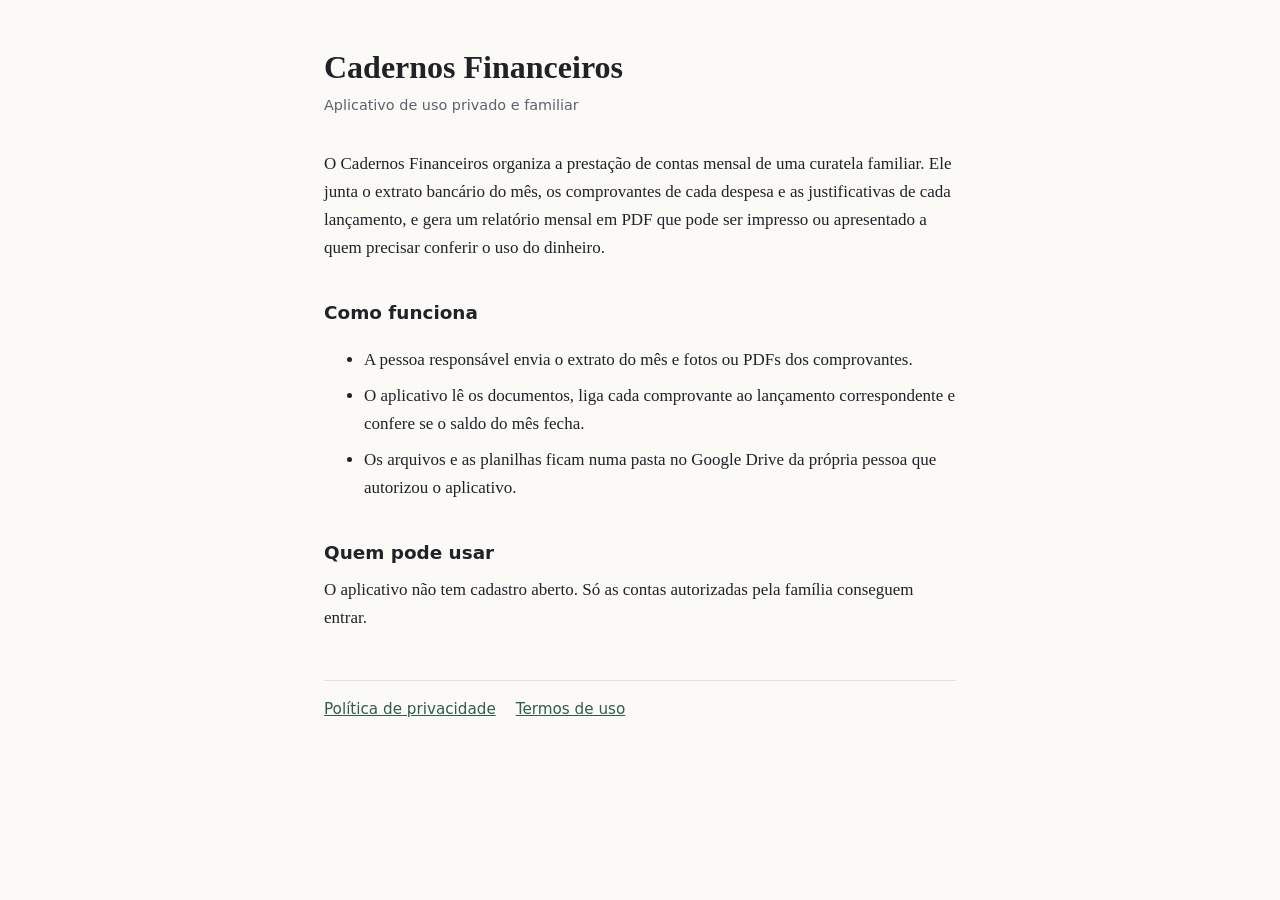
<file: index.html>
<!doctype html>
<html lang="pt-BR">
<head>
<meta charset="utf-8">
<meta name="viewport" content="width=device-width, initial-scale=1">
<title>Cadernos Financeiros</title>
<link rel="stylesheet" href="estilo.css">
</head>
<body>
<main>
<h1>Cadernos Financeiros</h1>
<p class="data">Aplicativo de uso privado e familiar</p>

<p>O Cadernos Financeiros organiza a prestação de contas mensal de uma curatela familiar.
Ele junta o extrato bancário do mês, os comprovantes de cada despesa e as justificativas
de cada lançamento, e gera um relatório mensal em PDF que pode ser impresso ou apresentado
a quem precisar conferir o uso do dinheiro.</p>

<h2>Como funciona</h2>
<ul>
  <li>A pessoa responsável envia o extrato do mês e fotos ou PDFs dos comprovantes.</li>
  <li>O aplicativo lê os documentos, liga cada comprovante ao lançamento correspondente e
      confere se o saldo do mês fecha.</li>
  <li>Os arquivos e as planilhas ficam numa pasta no Google Drive da própria pessoa que
      autorizou o aplicativo.</li>
</ul>

<h2>Quem pode usar</h2>
<p>O aplicativo não tem cadastro aberto. Só as contas autorizadas pela família conseguem
entrar.</p>

<nav>
  <a href="privacidade.html">Política de privacidade</a>
  <a href="termos.html">Termos de uso</a>
</nav>
</main>
</body>
</html>
</file>
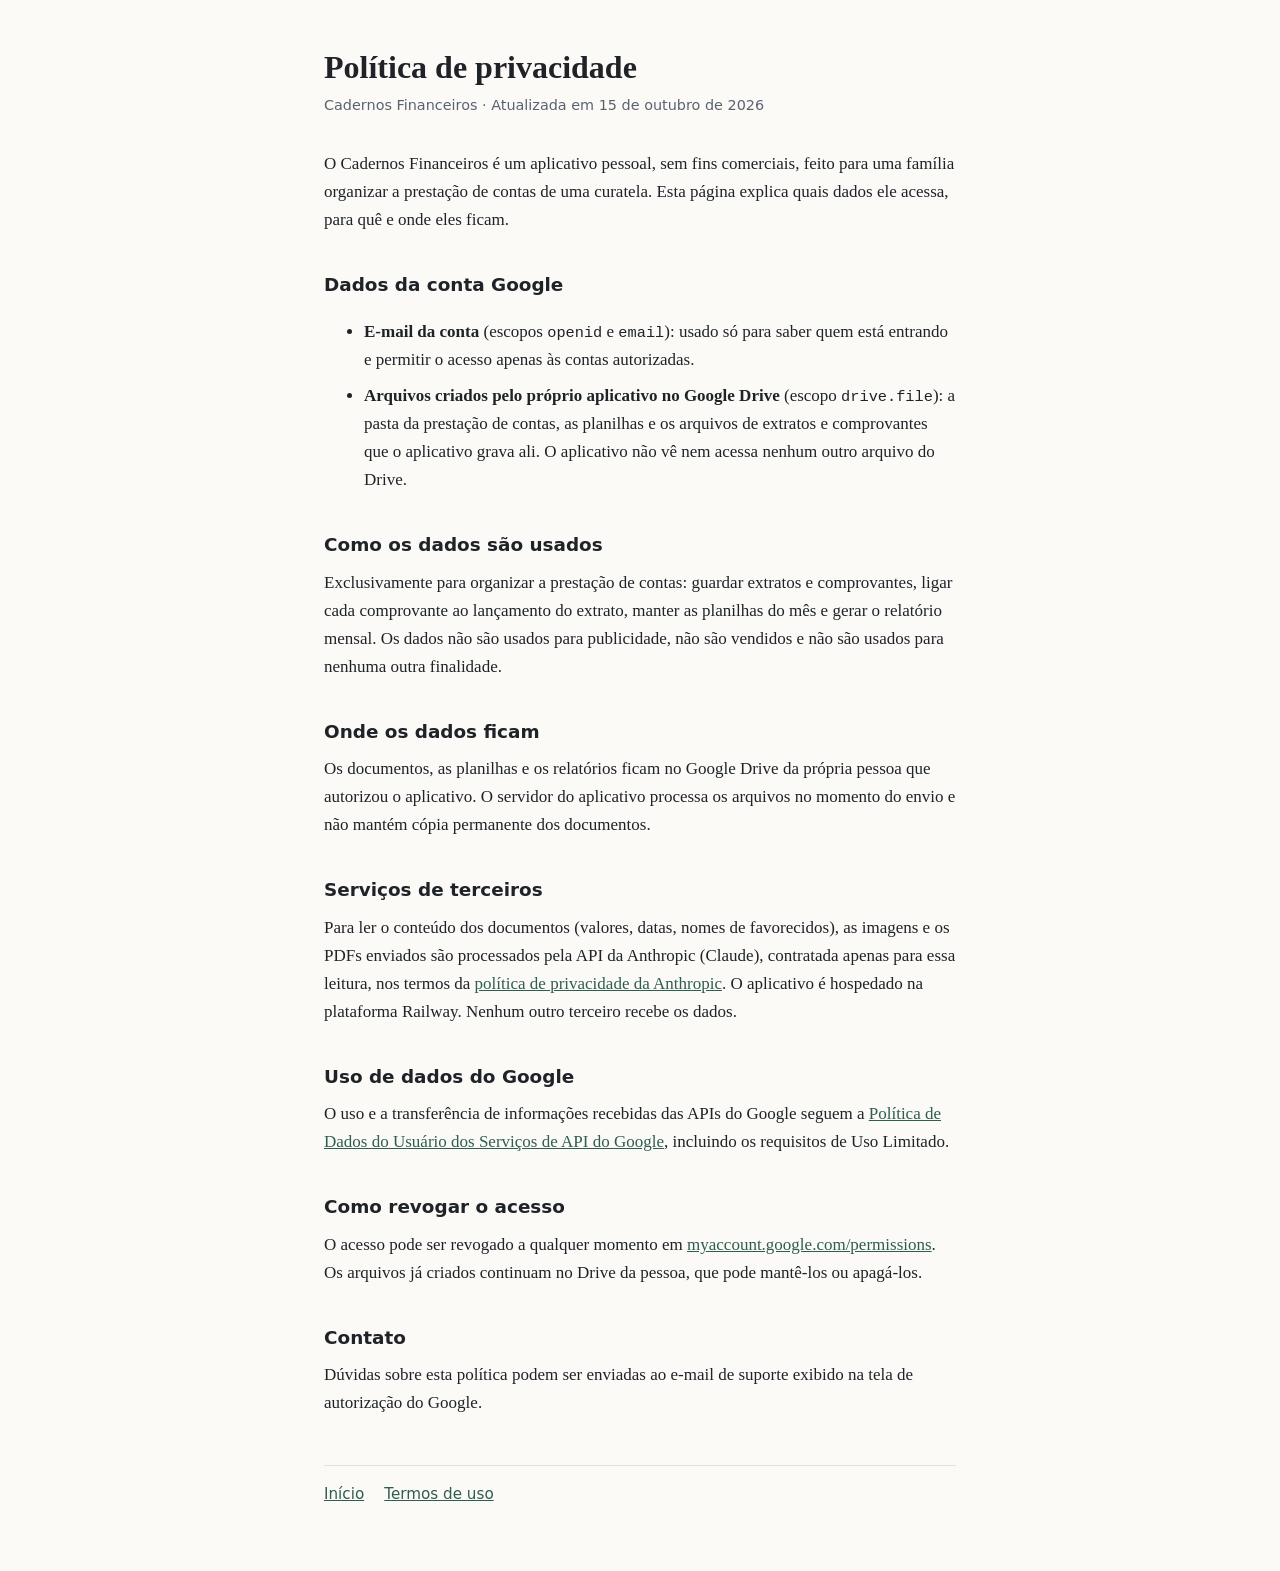
<file: privacidade.html>
<!doctype html>
<html lang="pt-BR">
<head>
<meta charset="utf-8">
<meta name="viewport" content="width=device-width, initial-scale=1">
<title>Política de privacidade — Cadernos Financeiros</title>
<link rel="stylesheet" href="estilo.css">
</head>
<body>
<main>
<h1>Política de privacidade</h1>
<p class="data">Cadernos Financeiros · Atualizada em 15 de outubro de 2026</p>

<p>O Cadernos Financeiros é um aplicativo pessoal, sem fins comerciais, feito para uma
família organizar a prestação de contas de uma curatela. Esta página explica quais dados
ele acessa, para quê e onde eles ficam.</p>

<h2>Dados da conta Google</h2>
<ul>
  <li><strong>E-mail da conta</strong> (escopos <code>openid</code> e <code>email</code>):
      usado só para saber quem está entrando e permitir o acesso apenas às contas autorizadas.</li>
  <li><strong>Arquivos criados pelo próprio aplicativo no Google Drive</strong> (escopo
      <code>drive.file</code>): a pasta da prestação de contas, as planilhas e os arquivos de
      extratos e comprovantes que o aplicativo grava ali. O aplicativo não vê nem acessa
      nenhum outro arquivo do Drive.</li>
</ul>

<h2>Como os dados são usados</h2>
<p>Exclusivamente para organizar a prestação de contas: guardar extratos e comprovantes,
ligar cada comprovante ao lançamento do extrato, manter as planilhas do mês e gerar o
relatório mensal. Os dados não são usados para publicidade, não são vendidos e não são
usados para nenhuma outra finalidade.</p>

<h2>Onde os dados ficam</h2>
<p>Os documentos, as planilhas e os relatórios ficam no Google Drive da própria pessoa que
autorizou o aplicativo. O servidor do aplicativo processa os arquivos no momento do envio
e não mantém cópia permanente dos documentos.</p>

<h2>Serviços de terceiros</h2>
<p>Para ler o conteúdo dos documentos (valores, datas, nomes de favorecidos), as imagens e
os PDFs enviados são processados pela API da Anthropic (Claude), contratada apenas para
essa leitura, nos termos da
<a href="https://www.anthropic.com/legal/privacy">política de privacidade da Anthropic</a>.
O aplicativo é hospedado na plataforma Railway. Nenhum outro terceiro recebe os dados.</p>

<h2>Uso de dados do Google</h2>
<p>O uso e a transferência de informações recebidas das APIs do Google seguem a
<a href="https://developers.google.com/terms/api-services-user-data-policy">Política de
Dados do Usuário dos Serviços de API do Google</a>, incluindo os requisitos de Uso Limitado.</p>

<h2>Como revogar o acesso</h2>
<p>O acesso pode ser revogado a qualquer momento em
<a href="https://myaccount.google.com/permissions">myaccount.google.com/permissions</a>.
Os arquivos já criados continuam no Drive da pessoa, que pode mantê-los ou apagá-los.</p>

<h2>Contato</h2>
<p>Dúvidas sobre esta política podem ser enviadas ao e-mail de suporte exibido na tela de
autorização do Google.</p>

<nav>
  <a href="./">Início</a>
  <a href="termos.html">Termos de uso</a>
</nav>
</main>
</body>
</html>
</file>
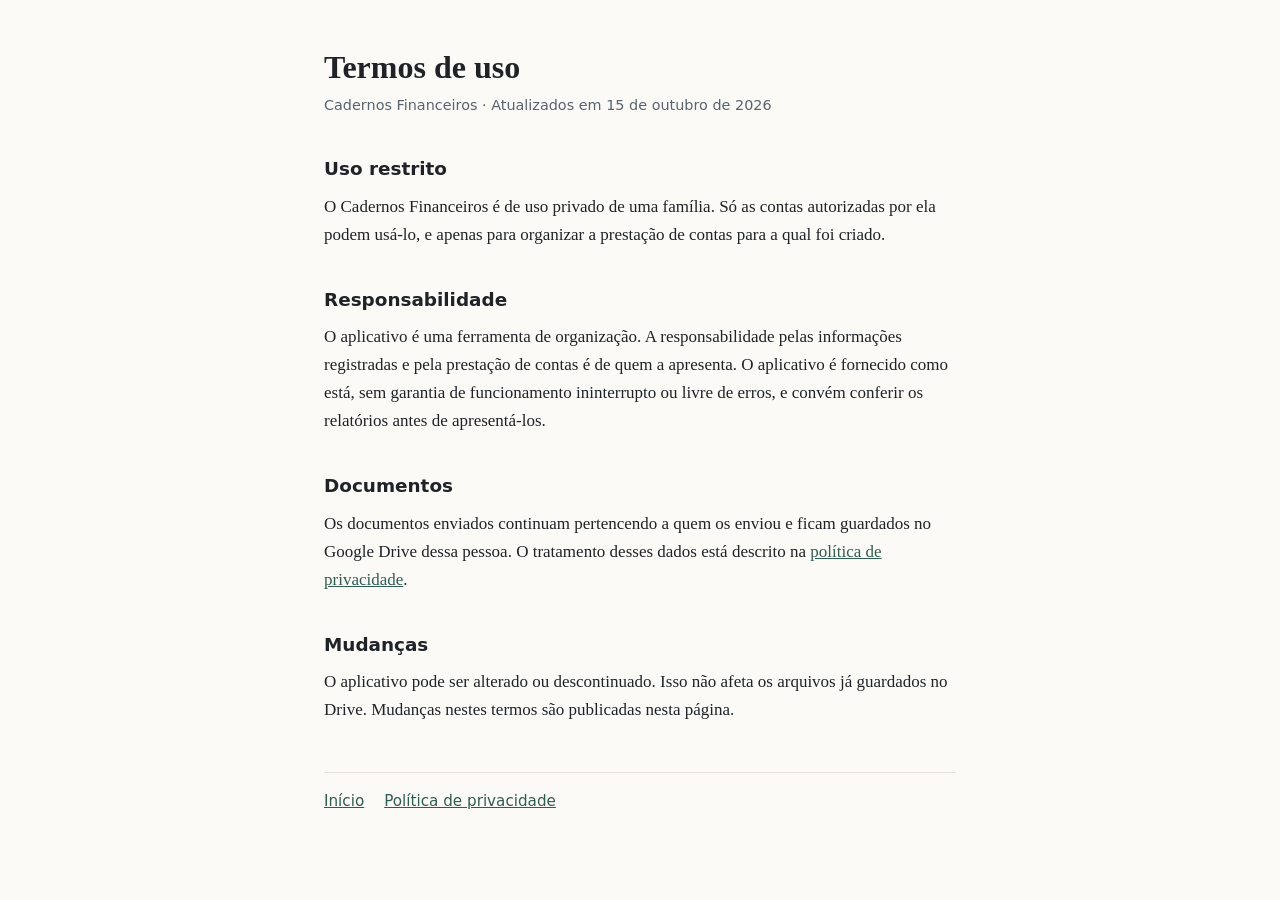
<file: termos.html>
<!doctype html>
<html lang="pt-BR">
<head>
<meta charset="utf-8">
<meta name="viewport" content="width=device-width, initial-scale=1">
<title>Termos de uso — Cadernos Financeiros</title>
<link rel="stylesheet" href="estilo.css">
</head>
<body>
<main>
<h1>Termos de uso</h1>
<p class="data">Cadernos Financeiros · Atualizados em 15 de outubro de 2026</p>

<h2>Uso restrito</h2>
<p>O Cadernos Financeiros é de uso privado de uma família. Só as contas autorizadas por ela
podem usá-lo, e apenas para organizar a prestação de contas para a qual foi criado.</p>

<h2>Responsabilidade</h2>
<p>O aplicativo é uma ferramenta de organização. A responsabilidade pelas informações
registradas e pela prestação de contas é de quem a apresenta. O aplicativo é fornecido como
está, sem garantia de funcionamento ininterrupto ou livre de erros, e convém conferir os
relatórios antes de apresentá-los.</p>

<h2>Documentos</h2>
<p>Os documentos enviados continuam pertencendo a quem os enviou e ficam guardados no
Google Drive dessa pessoa. O tratamento desses dados está descrito na
<a href="privacidade.html">política de privacidade</a>.</p>

<h2>Mudanças</h2>
<p>O aplicativo pode ser alterado ou descontinuado. Isso não afeta os arquivos já guardados
no Drive. Mudanças nestes termos são publicadas nesta página.</p>

<nav>
  <a href="./">Início</a>
  <a href="privacidade.html">Política de privacidade</a>
</nav>
</main>
</body>
</html>
</file>
<file: estilo.css>
:root { --texto: #1f2328; --suave: #59636e; --fundo: #fbfaf7; --linha: #e4e1da; --destaque: #2f5d50; }
@media (prefers-color-scheme: dark) {
  :root { --texto: #e8e6e1; --suave: #a7a39b; --fundo: #1c1b19; --linha: #34322e; --destaque: #8cc2b0; }
}
* { box-sizing: border-box; }
body { margin: 0; background: var(--fundo); color: var(--texto);
  font: 17px/1.65 Georgia, "Iowan Old Style", "Times New Roman", serif; }
main { max-width: 42rem; margin: 0 auto; padding: 3rem 1.25rem 4rem; }
h1 { font-size: 2rem; line-height: 1.2; margin: 0 0 .25rem; }
h2 { font-size: 1.15rem; margin: 2.25rem 0 .5rem; font-family: system-ui, sans-serif; }
p, li { margin: .5rem 0; }
.data { color: var(--suave); font-family: system-ui, sans-serif; font-size: .9rem; margin-bottom: 2rem; }
a { color: var(--destaque); }
nav { font-family: system-ui, sans-serif; font-size: .95rem; border-top: 1px solid var(--linha);
  margin-top: 3rem; padding-top: 1rem; display: flex; gap: 1.25rem; flex-wrap: wrap; }
code { font-size: .9em; }
</file>
